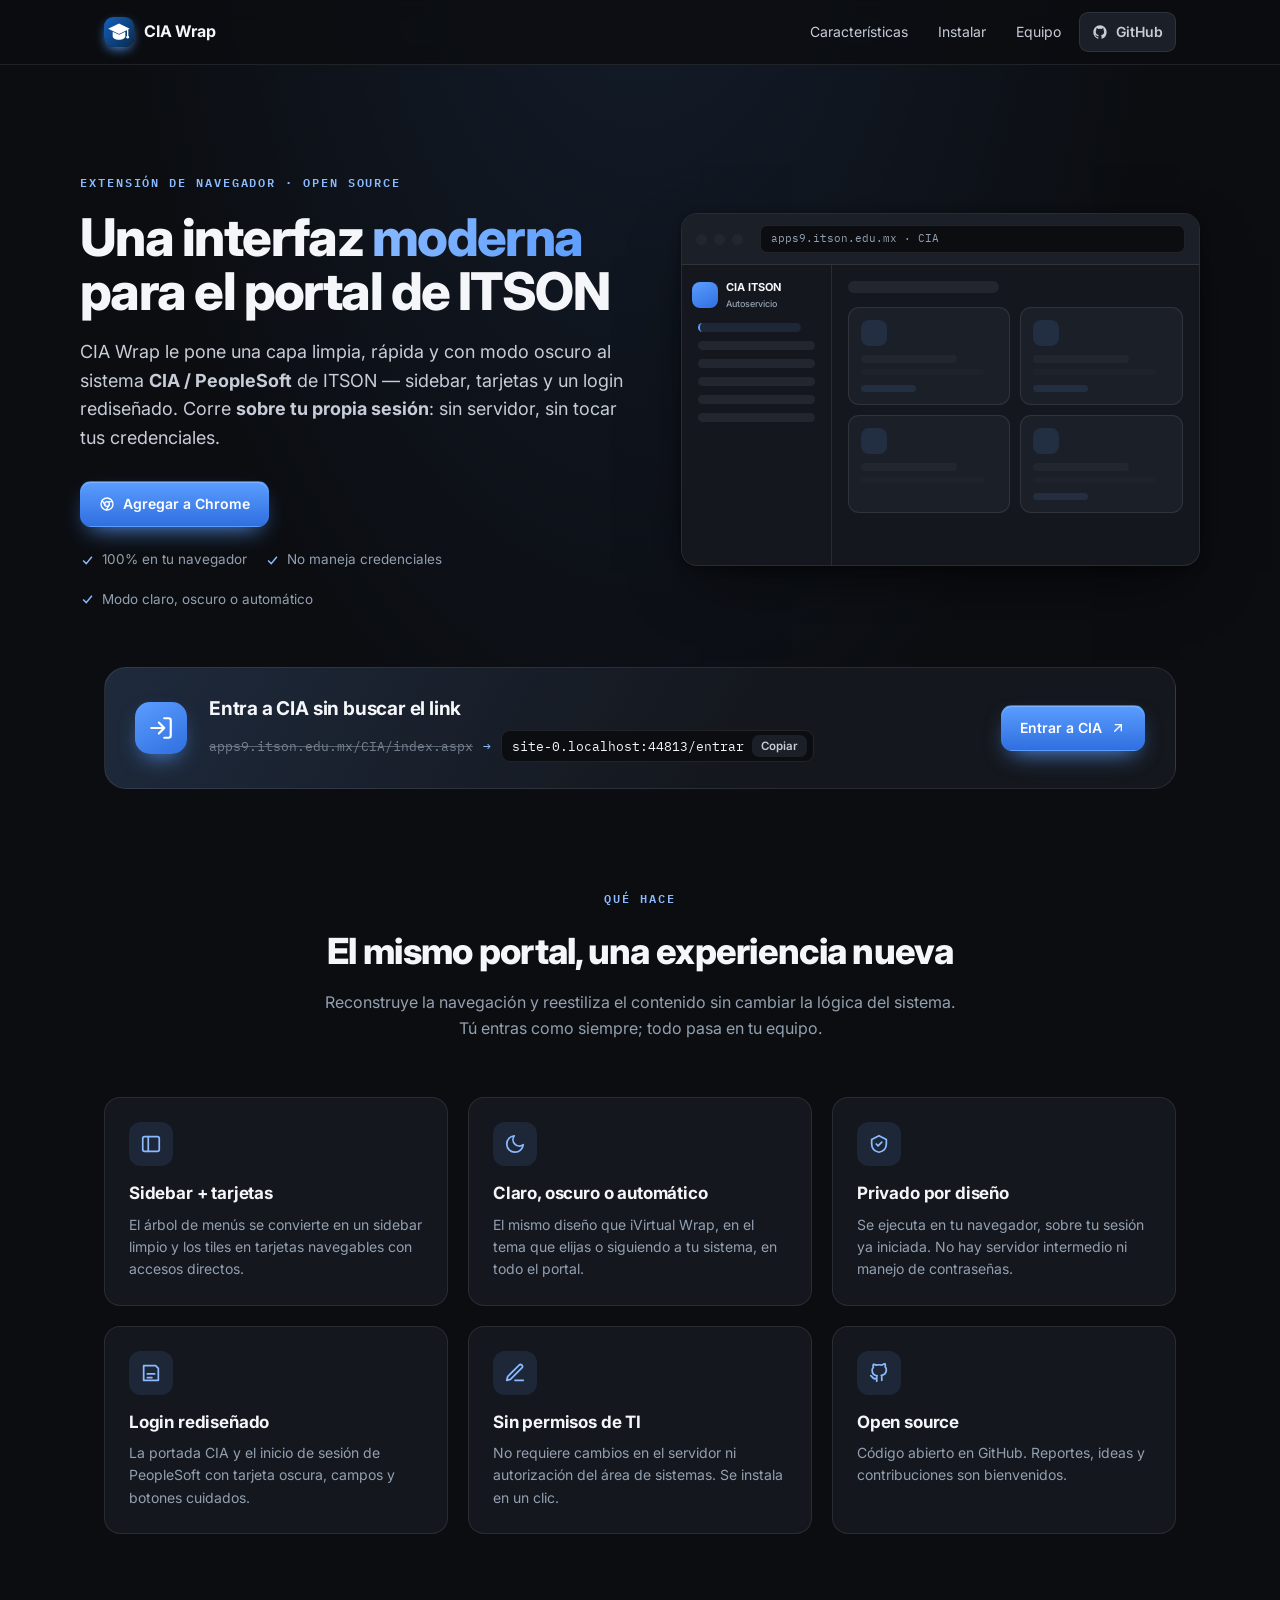
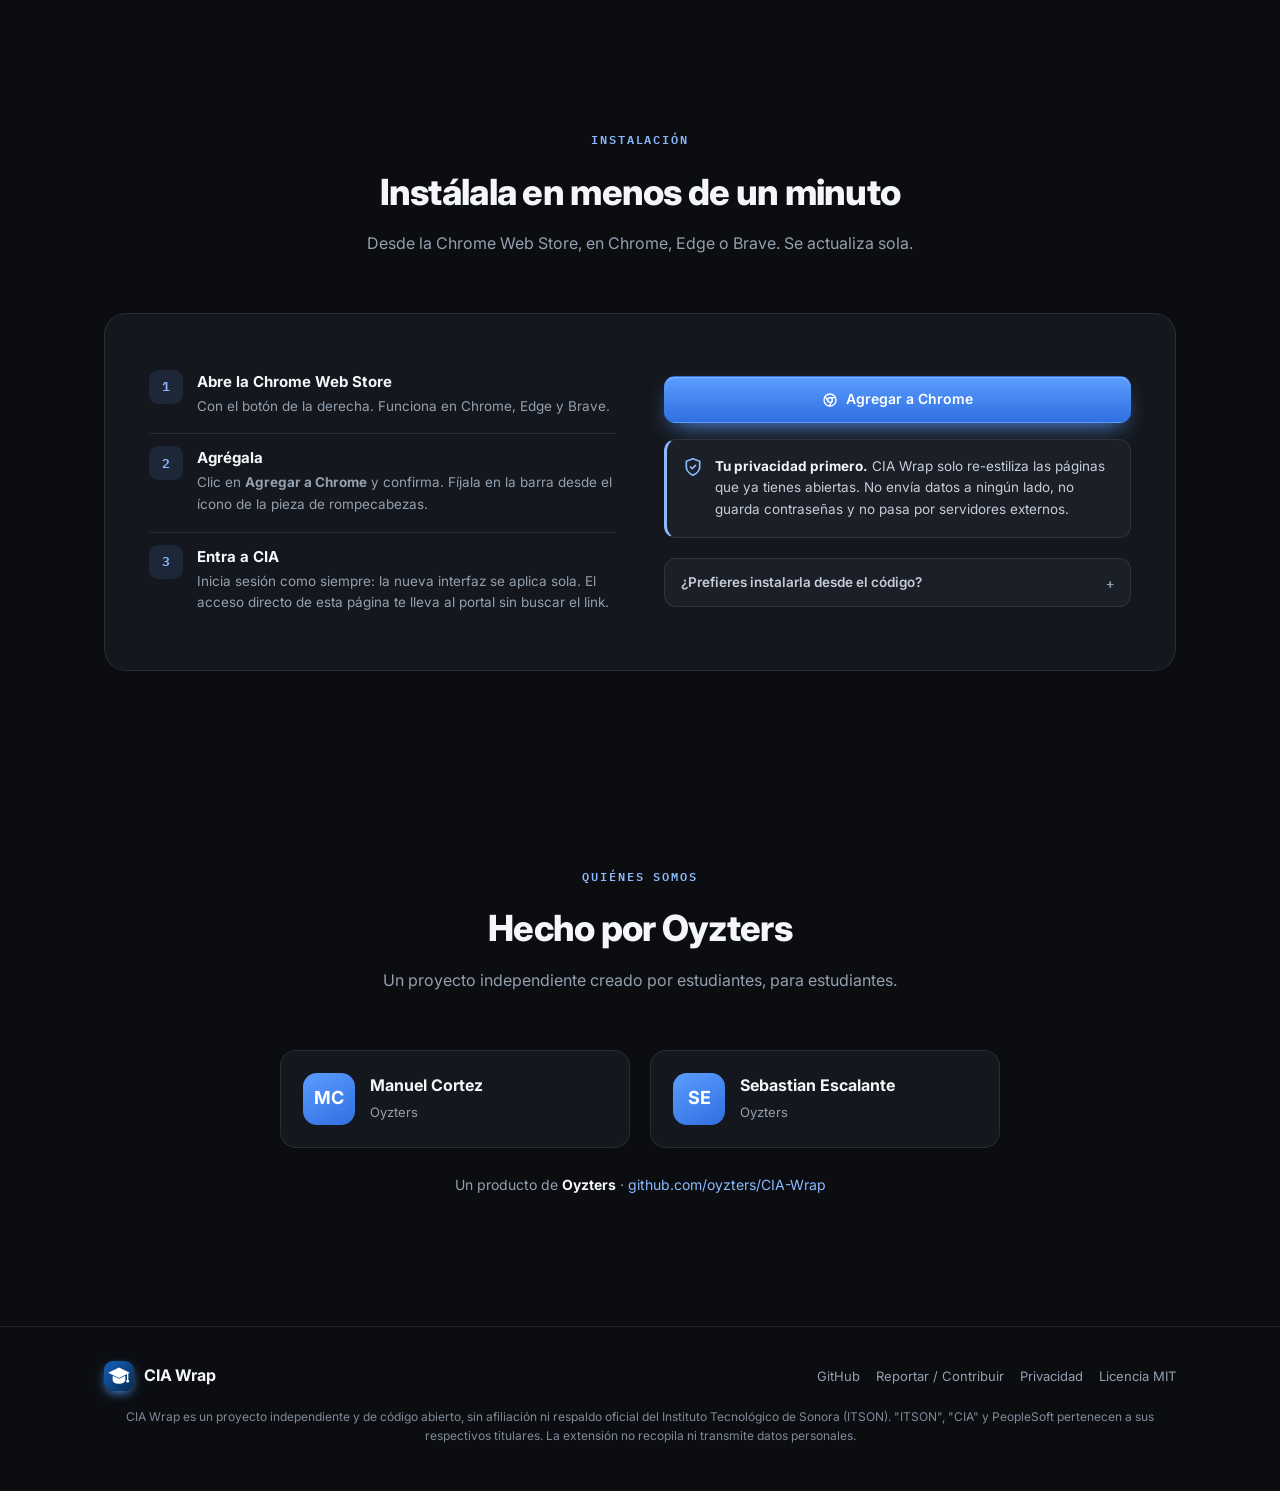
<file: index.html>
<!doctype html>
<html lang="es">
<head>
<meta charset="utf-8">
<meta name="viewport" content="width=device-width, initial-scale=1">
<title>CIA Wrap — Interfaz moderna para el portal CIA del ITSON</title>
<meta name="description" content="Extensión de navegador que le pone una interfaz limpia, rápida y con modo oscuro al sistema CIA / PeopleSoft de ITSON. Corre sobre tu propia sesión: sin servidor, sin credenciales. Open source por Oyzters.">
<meta property="og:title" content="CIA Wrap — Interfaz moderna para el portal CIA del ITSON">
<meta property="og:description" content="Una capa limpia y con modo oscuro sobre el portal CIA / PeopleSoft de ITSON. 100% en tu navegador, open source.">
<meta property="og:type" content="website">
<meta property="og:url" content="https://cia.potronet.com/">
<link rel="canonical" href="https://cia.potronet.com/">
<meta property="og:image" content="https://raw.githubusercontent.com/oyzters/CIA-Wrap/main/extension/icons/icon-512.png">
<meta name="twitter:card" content="summary">
<meta name="theme-color" content="#0b5cad">
<link rel="icon" type="image/svg+xml" href="extension/icons/icon.svg">
<link rel="icon" type="image/png" sizes="32x32" href="extension/icons/icon-32.png">
<link rel="apple-touch-icon" href="extension/icons/icon-512.png">
<link rel="preconnect" href="https://fonts.googleapis.com">
<link rel="preconnect" href="https://fonts.gstatic.com" crossorigin>
<link href="https://fonts.googleapis.com/css2?family=Inter:wght@400;500;600;700;800&family=IBM+Plex+Mono:wght@500;600&display=swap" rel="stylesheet">
<style>
  :root{
    --bg:#0b0d11; --surface:#14171d; --surface2:#1b1f27; --surface3:#22262f;
    --ink:#f4f6f9; --ink2:#c7cdd8; --muted:#93a0b0; --line:rgba(255,255,255,.09); --line2:rgba(255,255,255,.16);
    --brand:#5b9dff; --brand2:#8bbaff; --brand-deep:#2f6fe0; --soft:rgba(91,157,255,.12);
    --ok:#8bbaff;
    --radius:16px;
    --sans:'Inter',system-ui,-apple-system,'Segoe UI',Roboto,sans-serif;
    --mono:'IBM Plex Mono',ui-monospace,Menlo,Consolas,monospace;
    --shadow:0 2px 8px rgba(0,0,0,.4), 0 24px 60px -18px rgba(0,0,0,.7);
  }
  *{box-sizing:border-box}
  html{scroll-behavior:smooth}
  body{margin:0; background:var(--bg); color:var(--ink); font-family:var(--sans); line-height:1.6;
    -webkit-font-smoothing:antialiased; overflow-x:hidden;
    background-image:radial-gradient(60% 50% at 50% -8%, rgba(91,157,255,.12), transparent 70%);}
  a{color:inherit; text-decoration:none}
  .wrap{max-width:1120px; margin:0 auto; padding-inline:24px}
  .eyebrow{font-family:var(--mono); font-size:12px; font-weight:600; letter-spacing:.16em; text-transform:uppercase; color:var(--brand2)}

  /* nav */
  header.nav{position:sticky; top:0; z-index:50; backdrop-filter:blur(10px);
    background:color-mix(in srgb, var(--bg) 82%, transparent); border-bottom:1px solid var(--line)}
  .nav-in{display:flex; align-items:center; gap:16px; height:64px}
  .brand{display:flex; align-items:center; gap:10px; font-weight:700; letter-spacing:-.01em; font-size:16px}
  .brand .mk{width:30px; height:30px; border-radius:9px; display:block;
    box-shadow:0 4px 12px -3px var(--brand)}
  .brand .mk svg{width:17px;height:17px}
  .nav-links{margin-left:auto; display:flex; align-items:center; gap:6px}
  .nav-links a{padding:8px 12px; border-radius:9px; font-size:14px; color:var(--ink2)}
  .nav-links a:hover{background:var(--surface2); color:var(--ink)}
  .btn{display:inline-flex; align-items:center; gap:8px; border-radius:11px; font-weight:600; font-size:14px; cursor:pointer; border:1px solid transparent; transition:transform .12s, filter .12s, background .12s, border-color .12s}
  .btn svg{width:16px;height:16px}
  .btn-primary{background:linear-gradient(180deg,var(--brand),var(--brand-deep)); color:#fff; padding:11px 18px;
    box-shadow:0 10px 24px -10px var(--brand), inset 0 1px 0 rgba(255,255,255,.22)}
  .btn-primary:hover{filter:brightness(1.06); transform:translateY(-1px)}
  .btn-ghost{background:var(--surface2); color:var(--ink); border-color:var(--line); padding:11px 16px}
  .btn-ghost:hover{border-color:var(--line2)}

  /* hero */
  .hero{padding:104px 0 84px; display:grid; grid-template-columns:1.05fr 1fr; gap:56px; align-items:center}
  .hero h1{font-size:clamp(32px,4.6vw,52px); line-height:1.05; letter-spacing:-.03em; margin:16px 0 0; font-weight:800; text-wrap:balance}
  .hero h1 .g{background:linear-gradient(120deg,var(--brand2),var(--brand)); -webkit-background-clip:text; background-clip:text; color:transparent}
  .hero p.lead{color:var(--ink2); font-size:18px; margin:18px 0 28px; max-width:52ch}
  .hero .cta{display:flex; gap:12px; flex-wrap:wrap}
  .hero .tags{display:flex; gap:18px; flex-wrap:wrap; margin-top:22px; color:var(--muted); font-size:13.5px}
  .hero .tags span{display:inline-flex; align-items:center; gap:7px}
  .hero .tags svg{width:15px; height:15px; color:var(--ok)}

  /* mockup */
  .mock{background:var(--surface); border:1px solid var(--line); border-radius:16px; overflow:hidden; box-shadow:var(--shadow)}
  .mock .bar{display:flex; align-items:center; gap:7px; padding:11px 14px; border-bottom:1px solid var(--line); background:var(--surface2)}
  .mock .bar i{width:11px;height:11px;border-radius:50%;background:var(--surface3); display:block}
  .mock .bar .url{margin-left:10px; font-family:var(--mono); font-size:11px; color:var(--muted); background:var(--bg); border:1px solid var(--line); border-radius:7px; padding:4px 10px; flex:1}
  .mock .app{display:grid; grid-template-columns:150px 1fr; min-height:300px}
  .mock .side{border-right:1px solid var(--line); padding:14px 10px; background:var(--surface)}
  .mock .side .b{display:flex; align-items:center; gap:8px; margin-bottom:12px}
  .mock .side .b .l{width:26px;height:26px;border-radius:8px;background:linear-gradient(150deg,var(--brand),var(--brand-deep))}
  .mock .side .b .t{font-size:11px;font-weight:700}
  .mock .side .b .t small{display:block; color:var(--muted); font-weight:500; font-size:9px}
  .mock .side .i{height:9px; border-radius:5px; background:var(--surface3); margin:9px 6px}
  .mock .side .i.on{background:var(--soft); border-left:2px solid var(--brand); width:80%}
  .mock .main{padding:16px}
  .mock .main .h{height:12px; width:45%; border-radius:6px; background:var(--surface3); margin-bottom:14px}
  .mock .cards{display:grid; grid-template-columns:1fr 1fr; gap:10px}
  .mock .card{background:var(--surface2); border:1px solid var(--line); border-radius:11px; padding:12px}
  .mock .card .ic{width:26px;height:26px;border-radius:8px;background:var(--soft); margin-bottom:9px}
  .mock .card .l1{height:8px;width:70%;border-radius:4px;background:var(--surface3); margin-bottom:6px}
  .mock .card .l2{height:6px;width:90%;border-radius:4px;background:var(--surface3); opacity:.6}
  .mock .card .chip{height:7px;width:40%;border-radius:4px;background:var(--soft); margin-top:10px}

  /* sections */
  section{padding:96px 0}
  .sec-head{text-align:center; max-width:640px; margin:0 auto 56px}
  .sec-head h2{font-size:clamp(26px,3.4vw,36px); letter-spacing:-.02em; margin:12px 0 10px; font-weight:800; text-wrap:balance}
  .sec-head p{color:var(--muted); font-size:16px; margin:0}

  .features{display:grid; grid-template-columns:repeat(3,1fr); gap:20px}
  .feat{background:var(--surface); border:1px solid var(--line); border-radius:var(--radius); padding:24px; transition:border-color .15s, transform .15s}
  .feat:hover{border-color:var(--line2); transform:translateY(-3px)}
  .feat .fi{width:44px; height:44px; border-radius:12px; display:grid; place-items:center; background:var(--soft); color:var(--brand2); margin-bottom:14px}
  .feat .fi svg{width:22px; height:22px}
  .feat h3{margin:0 0 6px; font-size:17px; letter-spacing:-.01em}
  .feat p{margin:0; color:var(--muted); font-size:14px}

  /* install */
  .install{background:var(--surface); border:1px solid var(--line); border-radius:22px; padding:44px; display:grid; grid-template-columns:1fr 1fr; gap:48px}
  .steps{counter-reset:s; display:flex; flex-direction:column; gap:4px}
  .step{display:grid; grid-template-columns:34px 1fr; gap:14px; padding:12px 0; border-top:1px solid var(--line)}
  .step:first-child{border-top:none}
  .step::before{counter-increment:s; content:counter(s); font-family:var(--mono); font-weight:600; font-size:13px; color:var(--brand2);
    width:34px; height:34px; display:grid; place-items:center; background:var(--soft); border-radius:9px}
  .step h4{margin:0 0 2px; font-size:15px}
  .step p{margin:0; color:var(--muted); font-size:13.5px}
  .step code{font-family:var(--mono); font-size:12px; background:var(--bg); border:1px solid var(--line); border-radius:6px; padding:1px 6px; color:var(--brand2)}
  .install .aside{display:flex; flex-direction:column; justify-content:center; gap:16px}
  .install .note{display:flex; gap:12px; background:var(--surface2); border:1px solid var(--line); border-left:3px solid var(--ok); border-radius:12px; padding:16px}
  .install .note svg{width:20px;height:20px;color:var(--ok); flex:0 0 auto; margin-top:1px}
  .install .note p{margin:0; font-size:13.5px; color:var(--ink2)}
  .install .note b{color:var(--ink)}

  /* team */
  .team{display:grid; grid-template-columns:repeat(2,1fr); gap:20px; max-width:720px; margin:0 auto}
  .member{background:var(--surface); border:1px solid var(--line); border-radius:var(--radius); padding:22px; display:flex; align-items:center; gap:15px}
  .member .av{width:52px; height:52px; border-radius:14px; display:grid; place-items:center; font-weight:700; font-size:18px; color:#fff;
    background:linear-gradient(150deg,var(--brand),var(--brand-deep))}
  .member h4{margin:0; font-size:16px}
  .member span{color:var(--muted); font-size:13px}
  .oyz{text-align:center; margin-top:26px; color:var(--muted); font-size:14px}
  .oyz b{color:var(--ink)}

  /* acceso directo al portal */
  .btn-portal{background:var(--surface2); color:var(--ink); border-color:color-mix(in srgb, var(--brand) 45%, var(--line)); padding:11px 16px}
  .btn-portal:hover{border-color:var(--brand); background:color-mix(in srgb, var(--brand) 12%, var(--surface2))}
  .launch{margin-top:-28px; background:linear-gradient(120deg, color-mix(in srgb, var(--brand) 14%, var(--surface)), var(--surface) 60%);
    border:1px solid var(--line); border-radius:22px; padding:26px 30px; display:grid; grid-template-columns:auto 1fr auto; gap:22px; align-items:center}
  .launch .lk{width:52px; height:52px; border-radius:15px; display:grid; place-items:center; color:#fff;
    background:linear-gradient(150deg,var(--brand),var(--brand-deep)); box-shadow:0 10px 24px -10px var(--brand)}
  .launch .lk svg{width:26px; height:26px}
  .launch h3{margin:0 0 6px; font-size:19px; letter-spacing:-.01em}
  .launch .urls{display:flex; align-items:center; gap:10px; flex-wrap:wrap; font-family:var(--mono); font-size:12.5px; color:var(--muted)}
  .launch .urls s{opacity:.75; text-decoration-color:color-mix(in srgb, var(--muted) 70%, transparent); overflow-wrap:anywhere}
  .launch .urls .to{color:var(--brand2)}
  .launch .short{display:inline-flex; align-items:center; gap:8px; background:var(--bg); border:1px solid var(--line); border-radius:9px; padding:4px 6px 4px 10px; color:var(--ink)}
  .launch .copy{border:0; background:var(--surface2); color:var(--ink2); border-radius:7px; padding:4px 9px; font:600 11.5px var(--sans); cursor:pointer}
  .launch .copy:hover{color:var(--ink)}
  .launch .acts{display:flex; gap:10px; flex-wrap:wrap; justify-content:flex-end}

  /* instalación desde el código (secundaria) */
  details.dev{margin-top:4px; border:1px solid var(--line); border-radius:12px; background:var(--surface2)}
  details.dev summary{cursor:pointer; list-style:none; padding:13px 16px; font-size:13.5px; font-weight:600; color:var(--ink2); display:flex; align-items:center; gap:8px}
  details.dev summary::-webkit-details-marker{display:none}
  details.dev summary::after{content:"+"; margin-left:auto; font-family:var(--mono); color:var(--muted)}
  details.dev[open] summary::after{content:"\2212"}
  details.dev .dev-b{padding:0 16px 14px; color:var(--muted); font-size:13px}
  details.dev ol{margin:0 0 10px; padding-left:18px}
  details.dev li{margin:3px 0}
  details.dev code{font-family:var(--mono); font-size:12px; background:var(--bg); border:1px solid var(--line); border-radius:6px; padding:1px 6px; color:var(--brand2)}
  details.dev a{color:var(--brand2)}

  /* footer */
  footer{border-top:1px solid var(--line); padding:34px 0 46px; margin-top:20px}
  .foot{display:flex; align-items:center; gap:16px; flex-wrap:wrap; color:var(--muted); font-size:13px}
  .foot .brand{color:var(--ink)}
  .foot a:hover{color:var(--ink)}
  .foot .sp{flex:1}
  .disclaimer{max-width:1120px; margin:16px auto 0; padding:0 24px; color:var(--muted); font-size:12px; line-height:1.6; text-align:center; opacity:.85}

  @media (max-width:880px){
    section{padding:64px 0}
    .hero{grid-template-columns:1fr; gap:34px; padding:52px 0 44px}
    .hero p.lead{font-size:16.5px}
    .hero .cta{flex-direction:column}
    .hero .cta .btn{width:100%; justify-content:center; padding-top:14px; padding-bottom:14px}
    .features{grid-template-columns:1fr}
    .install{grid-template-columns:1fr; padding:26px; gap:26px}
    .install .aside .btn{justify-content:center}
    .team{grid-template-columns:1fr}
    .launch{grid-template-columns:1fr; margin-top:0; padding:22px}
    .launch .acts{justify-content:stretch}
    .launch .acts .btn{flex:1; justify-content:center}
    .sec-head{margin-bottom:34px}
    .nav-links a:not(.btn){display:none}
    .foot{justify-content:center; text-align:center; gap:10px 18px}
    .foot .sp{display:none}
  }
  @media (max-width:480px){
    .wrap{padding-inline:18px}
    .hero h1{font-size:30px}
    .hero .tags{gap:10px 16px}
    .mock .app{grid-template-columns:120px 1fr}
    .install{border-radius:18px}
  }
  @media (prefers-reduced-motion:reduce){*{transition:none!important; scroll-behavior:auto}}
</style>
</head>
<body>

<header class="nav">
  <div class="wrap nav-in">
    <div class="brand"><img class="mk" src="extension/icons/icon.svg" alt="" width="30" height="30"> CIA&nbsp;Wrap</div>
    <nav class="nav-links">
      <a href="#features">Características</a>
      <a href="#install">Instalar</a>
      <a href="#team">Equipo</a>
      <a class="btn btn-ghost" href="https://github.com/oyzters/CIA-Wrap" target="_blank" rel="noopener"><svg viewBox="0 0 24 24" fill="currentColor"><path d="M12 2C6.5 2 2 6.6 2 12.3c0 4.5 2.9 8.3 6.8 9.7.5.1.7-.2.7-.5v-1.7c-2.8.6-3.4-1.4-3.4-1.4-.4-1.2-1.1-1.5-1.1-1.5-.9-.6.1-.6.1-.6 1 .1 1.5 1 1.5 1 .9 1.6 2.4 1.1 3 .9.1-.7.3-1.1.6-1.4-2.2-.3-4.6-1.1-4.6-5 0-1.1.4-2 1-2.7-.1-.3-.4-1.3.1-2.7 0 0 .8-.3 2.7 1a9.4 9.4 0 0 1 5 0c1.9-1.3 2.7-1 2.7-1 .5 1.4.2 2.4.1 2.7.6.7 1 1.6 1 2.7 0 3.9-2.3 4.7-4.6 5 .4.3.7.9.7 1.9v2.8c0 .3.2.6.7.5A10.3 10.3 0 0 0 22 12.3C22 6.6 17.5 2 12 2z"/></svg>GitHub</a>
    </nav>
  </div>
</header>

<main>
  <!-- HERO -->
  <section class="wrap hero">
    <div>
      <span class="eyebrow">Extensión de navegador · Open source</span>
      <h1>Una interfaz <span class="g">moderna</span> para el portal de ITSON</h1>
      <p class="lead">CIA Wrap le pone una capa limpia, rápida y con modo oscuro al sistema <strong>CIA / PeopleSoft</strong> de ITSON — sidebar, tarjetas y un login rediseñado. Corre <strong>sobre tu propia sesión</strong>: sin servidor, sin tocar tus credenciales.</p>
      <div class="cta">
        <a class="btn btn-primary" data-store href="https://chromewebstore.google.com/detail/obaccdeeihlbiopdemngkebikkjohoni" target="_blank" rel="noopener"><svg viewBox="0 0 24 24" fill="none" stroke="currentColor" stroke-width="2" stroke-linecap="round" stroke-linejoin="round"><circle cx="12" cy="12" r="9"/><circle cx="12" cy="12" r="3.5"/><path d="M12 8.5h8.5M8.97 13.75 4.7 6.4M15.03 13.75 10.8 21"/></svg>Agregar a Chrome</a>
      </div>
      <div class="tags">
        <span><svg viewBox="0 0 24 24" fill="none" stroke="currentColor" stroke-width="2.4"><path d="m5 12 5 5 9-11"/></svg>100% en tu navegador</span>
        <span><svg viewBox="0 0 24 24" fill="none" stroke="currentColor" stroke-width="2.4"><path d="m5 12 5 5 9-11"/></svg>No maneja credenciales</span>
        <span><svg viewBox="0 0 24 24" fill="none" stroke="currentColor" stroke-width="2.4"><path d="m5 12 5 5 9-11"/></svg>Modo claro, oscuro o automático</span>
      </div>
    </div>

    <div class="mock" aria-hidden="true">
      <div class="bar"><i></i><i></i><i></i><span class="url">apps9.itson.edu.mx · CIA</span></div>
      <div class="app">
        <div class="side">
          <div class="b"><span class="l"></span><span class="t">CIA ITSON<small>Autoservicio</small></span></div>
          <div class="i on"></div><div class="i"></div><div class="i"></div><div class="i"></div><div class="i"></div><div class="i"></div>
        </div>
        <div class="main">
          <div class="h"></div>
          <div class="cards">
            <div class="card"><div class="ic"></div><div class="l1"></div><div class="l2"></div><div class="chip"></div></div>
            <div class="card"><div class="ic"></div><div class="l1"></div><div class="l2"></div><div class="chip"></div></div>
            <div class="card"><div class="ic"></div><div class="l1"></div><div class="l2"></div></div>
            <div class="card"><div class="ic"></div><div class="l1"></div><div class="l2"></div><div class="chip"></div></div>
          </div>
        </div>
      </div>
    </div>
  </section>

  <!-- ACCESO DIRECTO -->
  <section class="wrap" style="padding-top:0; padding-bottom:0">
    <div class="launch">
      <span class="lk"><svg viewBox="0 0 24 24" fill="none" stroke="currentColor" stroke-width="2" stroke-linecap="round" stroke-linejoin="round"><path d="M15 3h4a2 2 0 0 1 2 2v14a2 2 0 0 1-2 2h-4"/><path d="M10 17l5-5-5-5M15 12H3"/></svg></span>
      <div>
        <h3>Entra a CIA sin buscar el link</h3>
        <div class="urls"><s>apps9.itson.edu.mx/CIA/index.aspx</s><span class="to">→</span><span class="short"><span data-short>cia.potronet.com/entrar</span><button class="copy" type="button" data-copy>Copiar</button></span></div>
      </div>
      <div class="acts"><a class="btn btn-primary" data-portal href="https://apps9.itson.edu.mx/CIA/index.aspx" rel="noopener">Entrar a CIA <svg viewBox="0 0 24 24" fill="none" stroke="currentColor" stroke-width="2" stroke-linecap="round" stroke-linejoin="round"><path d="M7 17 17 7"/><path d="M8 7h9v9"/></svg></a></div>
    </div>
  </section>

  <!-- FEATURES -->
  <section id="features" class="wrap">
    <div class="sec-head">
      <span class="eyebrow">Qué hace</span>
      <h2>El mismo portal, una experiencia nueva</h2>
      <p>Reconstruye la navegación y reestiliza el contenido sin cambiar la lógica del sistema. Tú entras como siempre; todo pasa en tu equipo.</p>
    </div>
    <div class="features">
      <div class="feat"><div class="fi"><svg viewBox="0 0 24 24" fill="none" stroke="currentColor" stroke-width="1.9" stroke-linecap="round" stroke-linejoin="round"><rect x="3" y="4" width="18" height="16" rx="2"/><path d="M9 4v16"/></svg></div><h3>Sidebar + tarjetas</h3><p>El árbol de menús se convierte en un sidebar limpio y los tiles en tarjetas navegables con accesos directos.</p></div>
      <div class="feat"><div class="fi"><svg viewBox="0 0 24 24" fill="none" stroke="currentColor" stroke-width="1.9" stroke-linecap="round" stroke-linejoin="round"><path d="M21 12.8A9 9 0 1 1 11.2 3a7 7 0 0 0 9.8 9.8z"/></svg></div><h3>Claro, oscuro o automático</h3><p>El mismo diseño que iVirtual Wrap, en el tema que elijas o siguiendo a tu sistema, en todo el portal.</p></div>
      <div class="feat"><div class="fi"><svg viewBox="0 0 24 24" fill="none" stroke="currentColor" stroke-width="1.9" stroke-linecap="round" stroke-linejoin="round"><path d="M12 3l8 4v5c0 5-3.5 8-8 9-4.5-1-8-4-8-9V7z"/><path d="m9 12 2 2 4-4"/></svg></div><h3>Privado por diseño</h3><p>Se ejecuta en tu navegador, sobre tu sesión ya iniciada. No hay servidor intermedio ni manejo de contraseñas.</p></div>
      <div class="feat"><div class="fi"><svg viewBox="0 0 24 24" fill="none" stroke="currentColor" stroke-width="1.9" stroke-linecap="round" stroke-linejoin="round"><path d="M4 4h13l3 3v13H4z"/><path d="M8 13h8M8 17h5"/></svg></div><h3>Login rediseñado</h3><p>La portada CIA y el inicio de sesión de PeopleSoft con tarjeta oscura, campos y botones cuidados.</p></div>
      <div class="feat"><div class="fi"><svg viewBox="0 0 24 24" fill="none" stroke="currentColor" stroke-width="1.9" stroke-linecap="round" stroke-linejoin="round"><path d="M12 20h9"/><path d="M16.5 3.5a2.1 2.1 0 0 1 3 3L7 19l-4 1 1-4z"/></svg></div><h3>Sin permisos de TI</h3><p>No requiere cambios en el servidor ni autorización del área de sistemas. Se instala en un clic.</p></div>
      <div class="feat"><div class="fi"><svg viewBox="0 0 24 24" fill="none" stroke="currentColor" stroke-width="1.9" stroke-linecap="round" stroke-linejoin="round"><path d="M9 18c-4 1.5-4-2.5-6-3m12 5v-3.5c0-1 .1-1.4-.5-2 2.8-.3 5.5-1.4 5.5-6a4.6 4.6 0 0 0-1.3-3.2 4.3 4.3 0 0 0-.1-3.2s-1-.3-3.4 1.3a11.7 11.7 0 0 0-6 0C6.9 2.3 5.9 2.6 5.9 2.6a4.3 4.3 0 0 0-.1 3.2A4.6 4.6 0 0 0 4.5 9c0 4.6 2.7 5.7 5.5 6-.6.6-.6 1.2-.5 2V21"/></svg></div><h3>Open source</h3><p>Código abierto en GitHub. Reportes, ideas y contribuciones son bienvenidos.</p></div>
    </div>
  </section>

  <!-- INSTALL -->
  <section id="install" class="wrap">
    <div class="sec-head">
      <span class="eyebrow">Instalación</span>
      <h2>Instálala en menos de un minuto</h2>
      <p>Desde la Chrome Web Store, en Chrome, Edge o Brave. Se actualiza sola.</p>
    </div>
    <div class="install">
      <div class="steps">
        <div class="step"><div><h4>Abre la Chrome Web Store</h4><p>Con el botón de la derecha. Funciona en Chrome, Edge y Brave.</p></div></div>
        <div class="step"><div><h4>Agrégala</h4><p>Clic en <b>Agregar a Chrome</b> y confirma. Fíjala en la barra desde el ícono de la pieza de rompecabezas.</p></div></div>
        <div class="step"><div><h4>Entra a CIA</h4><p>Inicia sesión como siempre: la nueva interfaz se aplica sola. El acceso directo de esta página te lleva al portal sin buscar el link.</p></div></div>
      </div>
      <div class="aside">
        <a class="btn btn-primary" data-store href="https://chromewebstore.google.com/detail/obaccdeeihlbiopdemngkebikkjohoni" target="_blank" rel="noopener" style="justify-content:center"><svg viewBox="0 0 24 24" fill="none" stroke="currentColor" stroke-width="2" stroke-linecap="round" stroke-linejoin="round"><circle cx="12" cy="12" r="9"/><circle cx="12" cy="12" r="3.5"/><path d="M12 8.5h8.5M8.97 13.75 4.7 6.4M15.03 13.75 10.8 21"/></svg>Agregar a Chrome</a>
        <div class="note">
          <svg viewBox="0 0 24 24" fill="none" stroke="currentColor" stroke-width="2" stroke-linecap="round" stroke-linejoin="round"><path d="M12 22s8-4 8-10V5l-8-3-8 3v7c0 6 8 10 8 10z"/><path d="m9 12 2 2 4-4"/></svg>
          <p><b>Tu privacidad primero.</b> CIA Wrap solo re-estiliza las páginas que ya tienes abiertas. No envía datos a ningún lado, no guarda contraseñas y no pasa por servidores externos.</p>
        </div>
        <details class="dev">
          <summary>¿Prefieres instalarla desde el código?</summary>
          <div class="dev-b">
            <ol>
              <li>Descarga el repo desde <a href="https://github.com/oyzters/CIA-Wrap" target="_blank" rel="noopener">GitHub</a> y descomprímelo.</li>
              <li>Ve a <code>chrome://extensions</code> y activa el <b>modo desarrollador</b>.</li>
              <li><b>Cargar descomprimida</b> → carpeta <code>extension/</code>.</li>
            </ol>
            Útil para probar cambios antes de que lleguen a la tienda.
          </div>
        </details>
      </div>
    </div>
  </section>

  <!-- TEAM -->
  <section id="team" class="wrap">
    <div class="sec-head">
      <span class="eyebrow">Quiénes somos</span>
      <h2>Hecho por Oyzters</h2>
      <p>Un proyecto independiente creado por estudiantes, para estudiantes.</p>
    </div>
    <div class="team">
      <div class="member"><div class="av">MC</div><div><h4>Manuel Cortez</h4><span>Oyzters</span></div></div>
      <div class="member"><div class="av">SE</div><div><h4>Sebastian Escalante</h4><span>Oyzters</span></div></div>
    </div>
    <p class="oyz">Un producto de <b>Oyzters</b> · <a href="https://github.com/oyzters/CIA-Wrap" target="_blank" rel="noopener" style="color:var(--brand2)">github.com/oyzters/CIA-Wrap</a></p>
  </section>
</main>

<footer>
  <div class="wrap foot">
    <span class="brand"><img class="mk" src="extension/icons/icon.svg" alt="" width="30" height="30"> CIA Wrap</span>
    <span class="sp"></span>
    <a href="https://github.com/oyzters/CIA-Wrap" target="_blank" rel="noopener">GitHub</a>
    <a href="https://github.com/oyzters/CIA-Wrap/issues" target="_blank" rel="noopener">Reportar / Contribuir</a>
    <a href="privacidad/">Privacidad</a>
    <span>Licencia MIT</span>
  </div>
  <p class="disclaimer">CIA Wrap es un proyecto independiente y de código abierto, sin afiliación ni respaldo oficial del Instituto Tecnológico de Sonora (ITSON). "ITSON", "CIA" y PeopleSoft pertenecen a sus respectivos titulares. La extensión no recopila ni transmite datos personales.</p>
</footer>

<script>
  /* Enlaces de la landing — una sola fuente de verdad.
     STORE_ID: el ID de la Chrome Web Store (32 letras, sale en la URL de la
     ficha). Mientras esté vacío, "Agregar a Chrome" abre la búsqueda de la
     tienda por nombre, que la encontrará en cuanto se publique. */
  var STORE_ID = 'obaccdeeihlbiopdemngkebikkjohoni';
  var STORE_URL = STORE_ID ? 'https://chromewebstore.google.com/detail/' + STORE_ID : 'https://chromewebstore.google.com/search/ITSON%20CIA%20Wrap';
  var PORTAL_URL = 'https://apps9.itson.edu.mx/CIA/index.aspx';

  document.querySelectorAll('[data-store]').forEach(function(a){ a.href = STORE_URL; });
  document.querySelectorAll('[data-portal]').forEach(function(a){ a.href = PORTAL_URL; });

  // link corto = esta misma landing + /entrar (vale en cualquier dominio donde se publique)
  var base = location.origin + location.pathname.replace(/index\.html$/, '').replace(/\/?$/, '/');
  var short = /^https?:$/.test(location.protocol) ? (base + 'entrar').replace(/^https?:\/\//, '') : 'cia.potronet.com/entrar';
  document.querySelectorAll('[data-short]').forEach(function(el){ el.textContent = short; });
  document.querySelectorAll('[data-copy]').forEach(function(b){
    b.addEventListener('click', function(){
      var done = function(){ b.textContent = 'Copiado'; setTimeout(function(){ b.textContent = 'Copiar'; }, 1600); };
      if (navigator.clipboard) navigator.clipboard.writeText('https://' + short).then(done, done); else done();
    });
  });
</script>
</body>
</html>
</file>
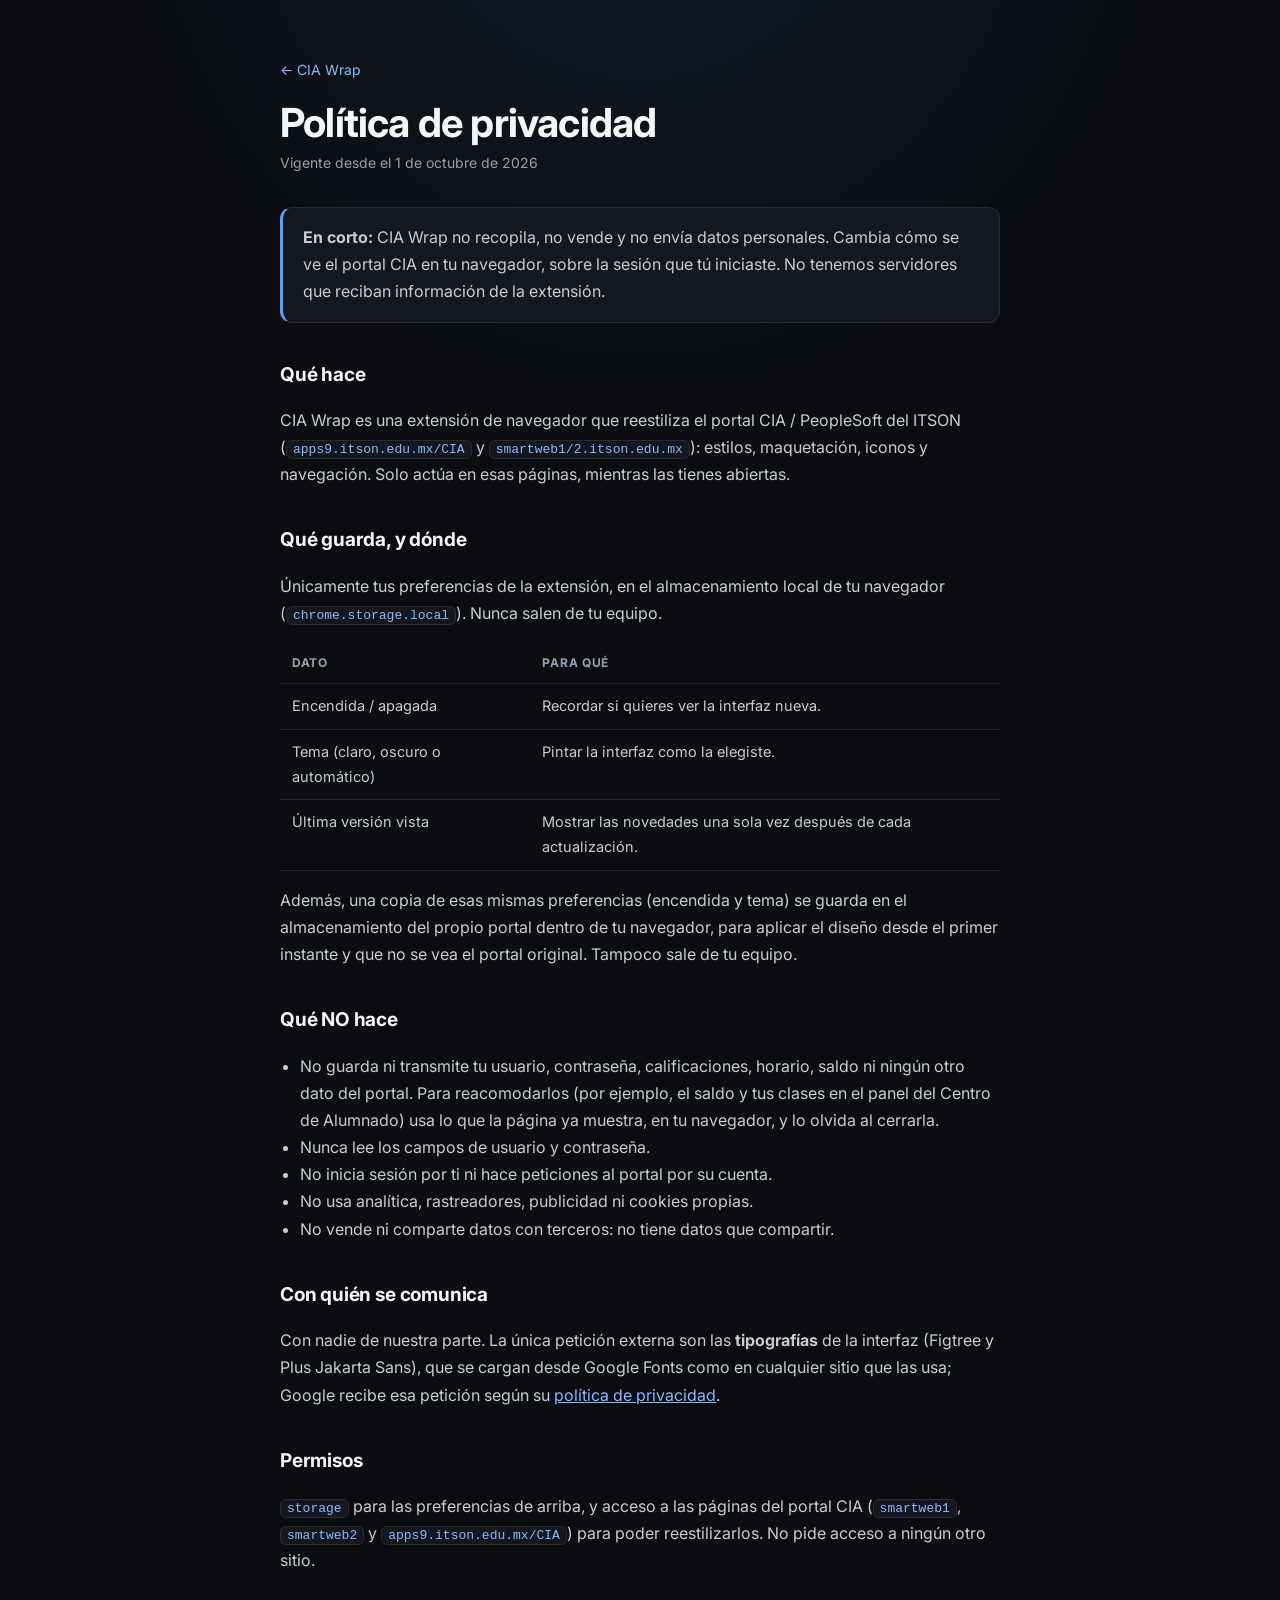
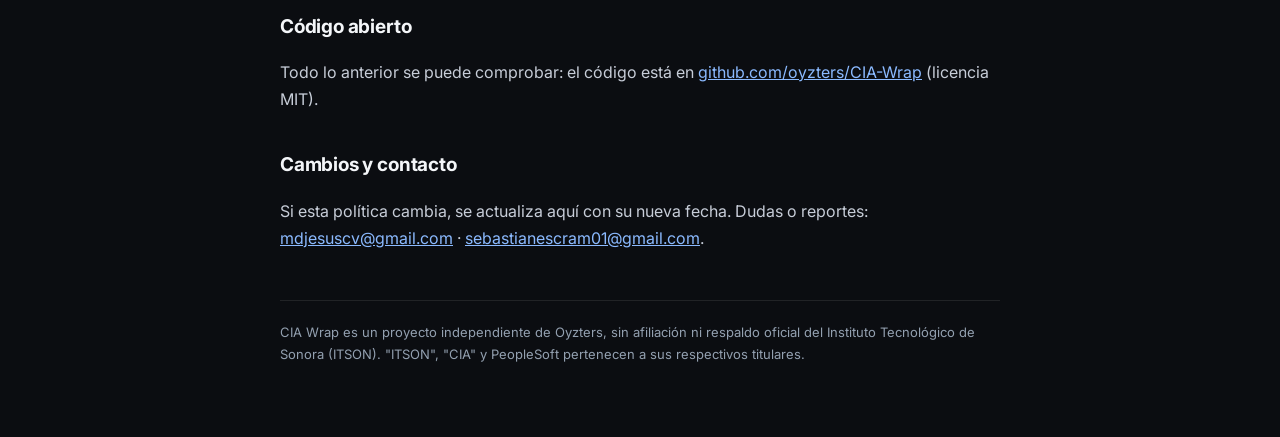
<file: privacidad/index.html>
<!doctype html>
<html lang="es">
<head>
<meta charset="utf-8">
<meta name="viewport" content="width=device-width, initial-scale=1">
<title>Privacidad — CIA Wrap</title>
<meta name="description" content="Política de privacidad de CIA Wrap: qué guarda, qué no recopila y con quién se comunica.">
<link rel="canonical" href="https://cia.potronet.com/privacidad/">
<link rel="preconnect" href="https://fonts.googleapis.com">
<link rel="preconnect" href="https://fonts.gstatic.com" crossorigin>
<link href="https://fonts.googleapis.com/css2?family=Inter:wght@400;500;600;700;800&display=swap" rel="stylesheet">
<style>
  :root{ --bg:#0b0d11; --surface:#14171d; --ink:#f4f6f9; --ink2:#c7cdd8; --muted:#93a0b0;
    --line:rgba(255,255,255,.09); --brand:#5b9dff; --brand2:#8bbaff; }
  *{box-sizing:border-box}
  body{margin:0; background:var(--bg); color:var(--ink2); font:16px/1.7 'Inter',system-ui,-apple-system,'Segoe UI',Roboto,sans-serif;
    -webkit-font-smoothing:antialiased; background-image:radial-gradient(60% 40% at 50% -8%, rgba(91,157,255,.10), transparent 70%)}
  main{max-width:760px; margin:0 auto; padding:56px 20px 72px}
  a{color:var(--brand2)}
  .back{font-size:14px; text-decoration:none}
  h1{color:var(--ink); font-size:clamp(28px,5vw,40px); line-height:1.1; letter-spacing:-.02em; margin:18px 0 6px}
  .date{color:var(--muted); font-size:14px; margin:0 0 32px}
  h2{color:var(--ink); font-size:19px; letter-spacing:-.01em; margin:36px 0 8px}
  .tldr{background:var(--surface); border:1px solid var(--line); border-left:3px solid var(--brand); border-radius:12px; padding:16px 20px}
  .tldr p{margin:0}
  table{width:100%; border-collapse:collapse; font-size:14.5px; margin-top:8px}
  th,td{text-align:left; vertical-align:top; padding:10px 12px; border-bottom:1px solid var(--line)}
  th{color:var(--muted); font-size:12px; text-transform:uppercase; letter-spacing:.06em}
  code{font-size:13px; background:var(--surface); border:1px solid var(--line); border-radius:6px; padding:1px 6px; color:var(--brand2)}
  ul{padding-left:20px}
  footer{margin-top:48px; padding-top:20px; border-top:1px solid var(--line); color:var(--muted); font-size:13px}
</style>
</head>
<body>
<main>
  <a class="back" href="../">← CIA Wrap</a>
  <h1>Política de privacidad</h1>
  <p class="date">Vigente desde el 1 de octubre de 2026</p>

  <div class="tldr"><p><b>En corto:</b> CIA Wrap no recopila, no vende y no envía datos personales.
  Cambia cómo se ve el portal CIA en tu navegador, sobre la sesión que tú iniciaste. No tenemos servidores
  que reciban información de la extensión.</p></div>

  <h2>Qué hace</h2>
  <p>CIA Wrap es una extensión de navegador que reestiliza el portal CIA / PeopleSoft del ITSON (<code>apps9.itson.edu.mx/CIA</code> y <code>smartweb1/2.itson.edu.mx</code>): estilos, maquetación,
  iconos y navegación. Solo actúa en esas páginas, mientras las tienes abiertas.</p>

  <h2>Qué guarda, y dónde</h2>
  <p>Únicamente tus preferencias de la extensión, en el almacenamiento local de tu navegador
  (<code>chrome.storage.local</code>). Nunca salen de tu equipo.</p>
  <table>
    <tr><th>Dato</th><th>Para qué</th></tr>
    <tr><td>Encendida / apagada</td><td>Recordar si quieres ver la interfaz nueva.</td></tr>
    <tr><td>Tema (claro, oscuro o automático)</td><td>Pintar la interfaz como la elegiste.</td></tr>
    <tr><td>Última versión vista</td><td>Mostrar las novedades una sola vez después de cada actualización.</td></tr>
  </table>
  <p>Además, una copia de esas mismas preferencias (encendida y tema) se guarda en el almacenamiento del propio portal dentro de tu navegador, para aplicar el diseño desde el primer instante y que no se vea el portal original. Tampoco sale de tu equipo.</p>

  <h2>Qué NO hace</h2>
  <ul>
    <li>No guarda ni transmite tu usuario, contraseña, calificaciones, horario, saldo ni ningún otro dato del portal. Para reacomodarlos (por ejemplo, el saldo y tus clases en el panel del Centro de Alumnado) usa lo que la página ya muestra, en tu navegador, y lo olvida al cerrarla.</li><li>Nunca lee los campos de usuario y contraseña.</li>
    <li>No inicia sesión por ti ni hace peticiones al portal por su cuenta.</li>
    <li>No usa analítica, rastreadores, publicidad ni cookies propias.</li>
    <li>No vende ni comparte datos con terceros: no tiene datos que compartir.</li>
  </ul>

  <h2>Con quién se comunica</h2>
  <p>Con nadie de nuestra parte. La única petición externa son las <b>tipografías</b> de la interfaz
  (Figtree y Plus Jakarta Sans), que se cargan desde Google Fonts como en cualquier sitio que las usa;
  Google recibe esa petición según su <a href="https://policies.google.com/privacy" target="_blank" rel="noopener">política de privacidad</a>.</p>

  <h2>Permisos</h2>
  <p><code>storage</code> para las preferencias de arriba, y acceso a las páginas del portal CIA (<code>smartweb1</code>, <code>smartweb2</code> y <code>apps9.itson.edu.mx/CIA</code>) para poder reestilizarlos.
  No pide acceso a ningún otro sitio.</p>

  <h2>Código abierto</h2>
  <p>Todo lo anterior se puede comprobar: el código está en
  <a href="https://github.com/oyzters/CIA-Wrap" target="_blank" rel="noopener">github.com/oyzters/CIA-Wrap</a> (licencia MIT).</p>

  <h2>Cambios y contacto</h2>
  <p>Si esta política cambia, se actualiza aquí con su nueva fecha. Dudas o reportes:
  <a href="mailto:mdjesuscv@gmail.com">mdjesuscv@gmail.com</a> ·
  <a href="mailto:sebastianescram01@gmail.com">sebastianescram01@gmail.com</a>.</p>

  <footer>CIA Wrap es un proyecto independiente de Oyzters, sin afiliación ni respaldo oficial del Instituto
  Tecnológico de Sonora (ITSON). "ITSON", "CIA" y PeopleSoft pertenecen a sus respectivos titulares.</footer>
</main>
</body>
</html>
</file>
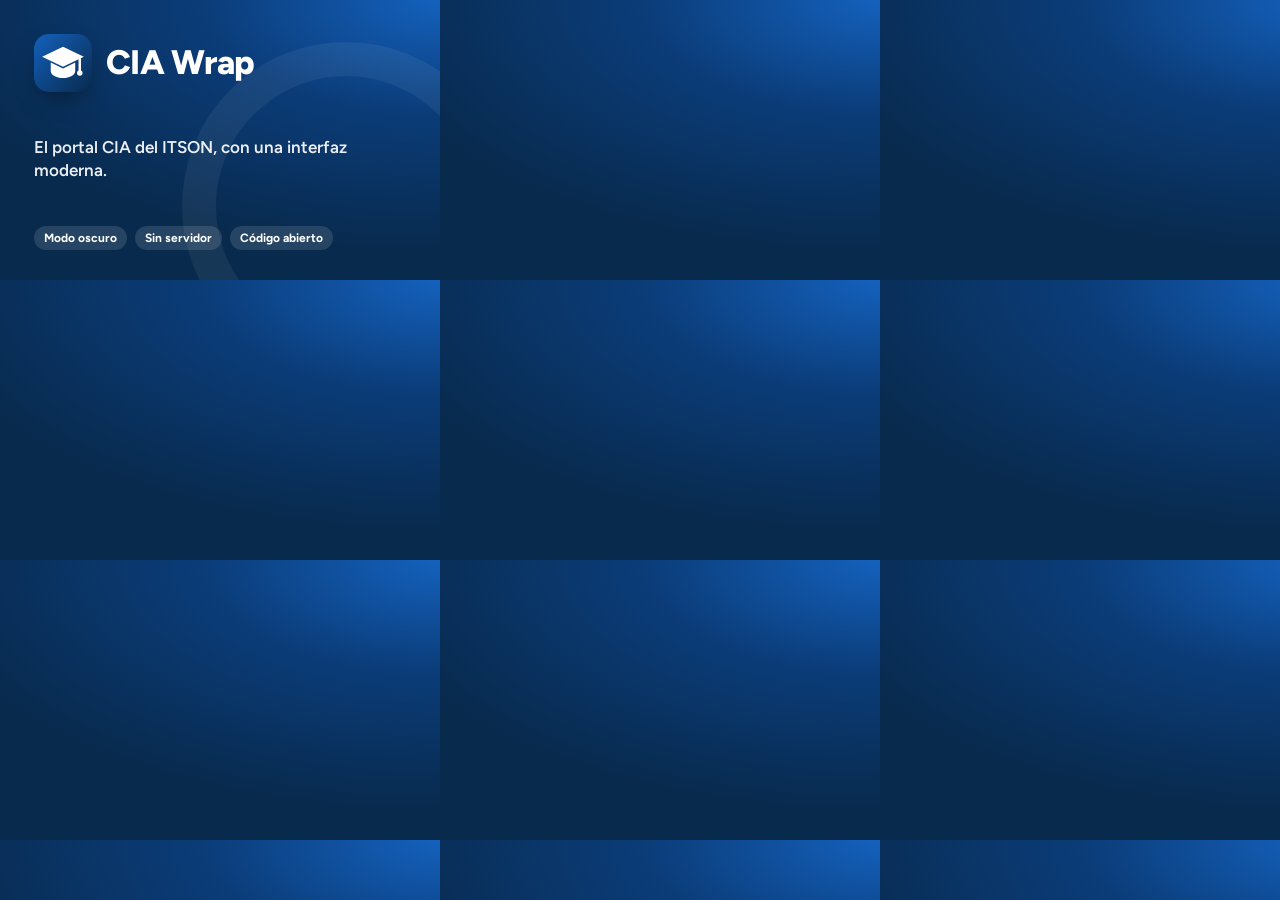
<file: store/promo.html>
<!doctype html>
<!--
  Mosaico promocional de la Chrome Web Store (440×280). Se rinde con:
    chrome --headless --disable-gpu --allow-file-access-from-files --hide-scrollbars \
           --window-size=440,280 --screenshot=promo-440x280.png "promo.html"
  (en Windows, la página como file:///C:/ruta/completa/store/promo.html)
-->
<html><head><meta charset="utf-8">
<style>
  @font-face { font-family:'Figtree'; src:url('figtree.woff2') format('woff2'); font-weight:100 900; }
  *{margin:0;padding:0;box-sizing:border-box}
  html,body{width:440px;height:280px;overflow:hidden}
  body{font-family:'Figtree',sans-serif; color:#fff; padding:34px 34px 30px;
    background:radial-gradient(120% 90% at 100% 0%, #1461bd 0%, #0b3c78 45%, #082a4d 100%);
    display:flex; flex-direction:column; justify-content:space-between; position:relative}
  body::after{content:""; position:absolute; right:-70px; bottom:-90px; width:260px; height:260px;
    border-radius:50%; border:34px solid rgba(255,255,255,.06)}
  .top{display:flex; align-items:center; gap:14px}
  .top img{width:58px; height:58px; border-radius:15px; box-shadow:0 10px 26px -10px rgba(0,0,0,.6)}
  h1{font-size:34px; font-weight:800; letter-spacing:-.02em; line-height:1}
  p{font-size:17px; font-weight:600; line-height:1.35; color:rgba(255,255,255,.92); max-width:330px}
  .tags{display:flex; gap:8px; flex-wrap:wrap}
  .tags span{font-size:12px; font-weight:700; padding:5px 10px; border-radius:999px; background:rgba(255,255,255,.12)}
</style></head>
<body>
  <div class="top"><img src="../extension/icons/icon.svg" alt=""><h1>CIA Wrap</h1></div>
  <p>El portal CIA del ITSON, con una interfaz moderna.</p>
  <div class="tags"><span>Modo oscuro</span><span>Sin servidor</span><span>Código abierto</span></div>
</body></html>
</file>
